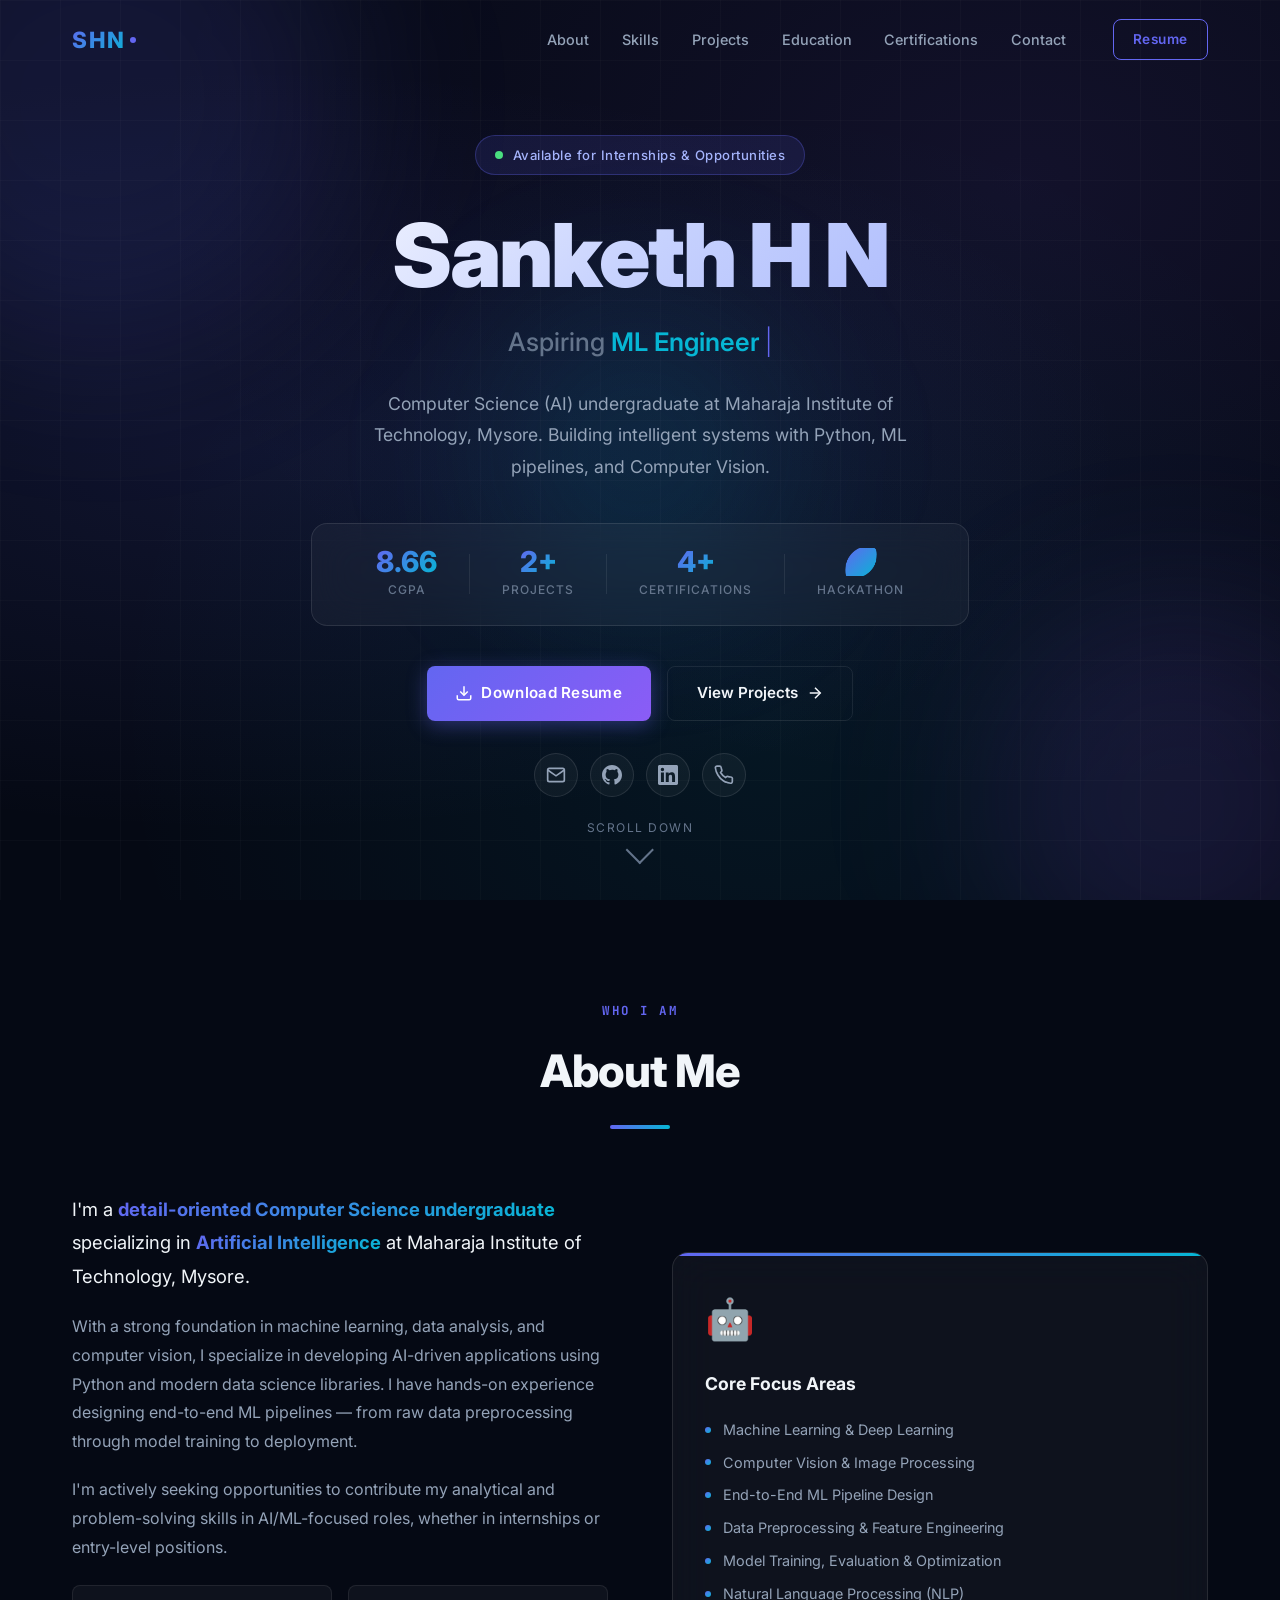
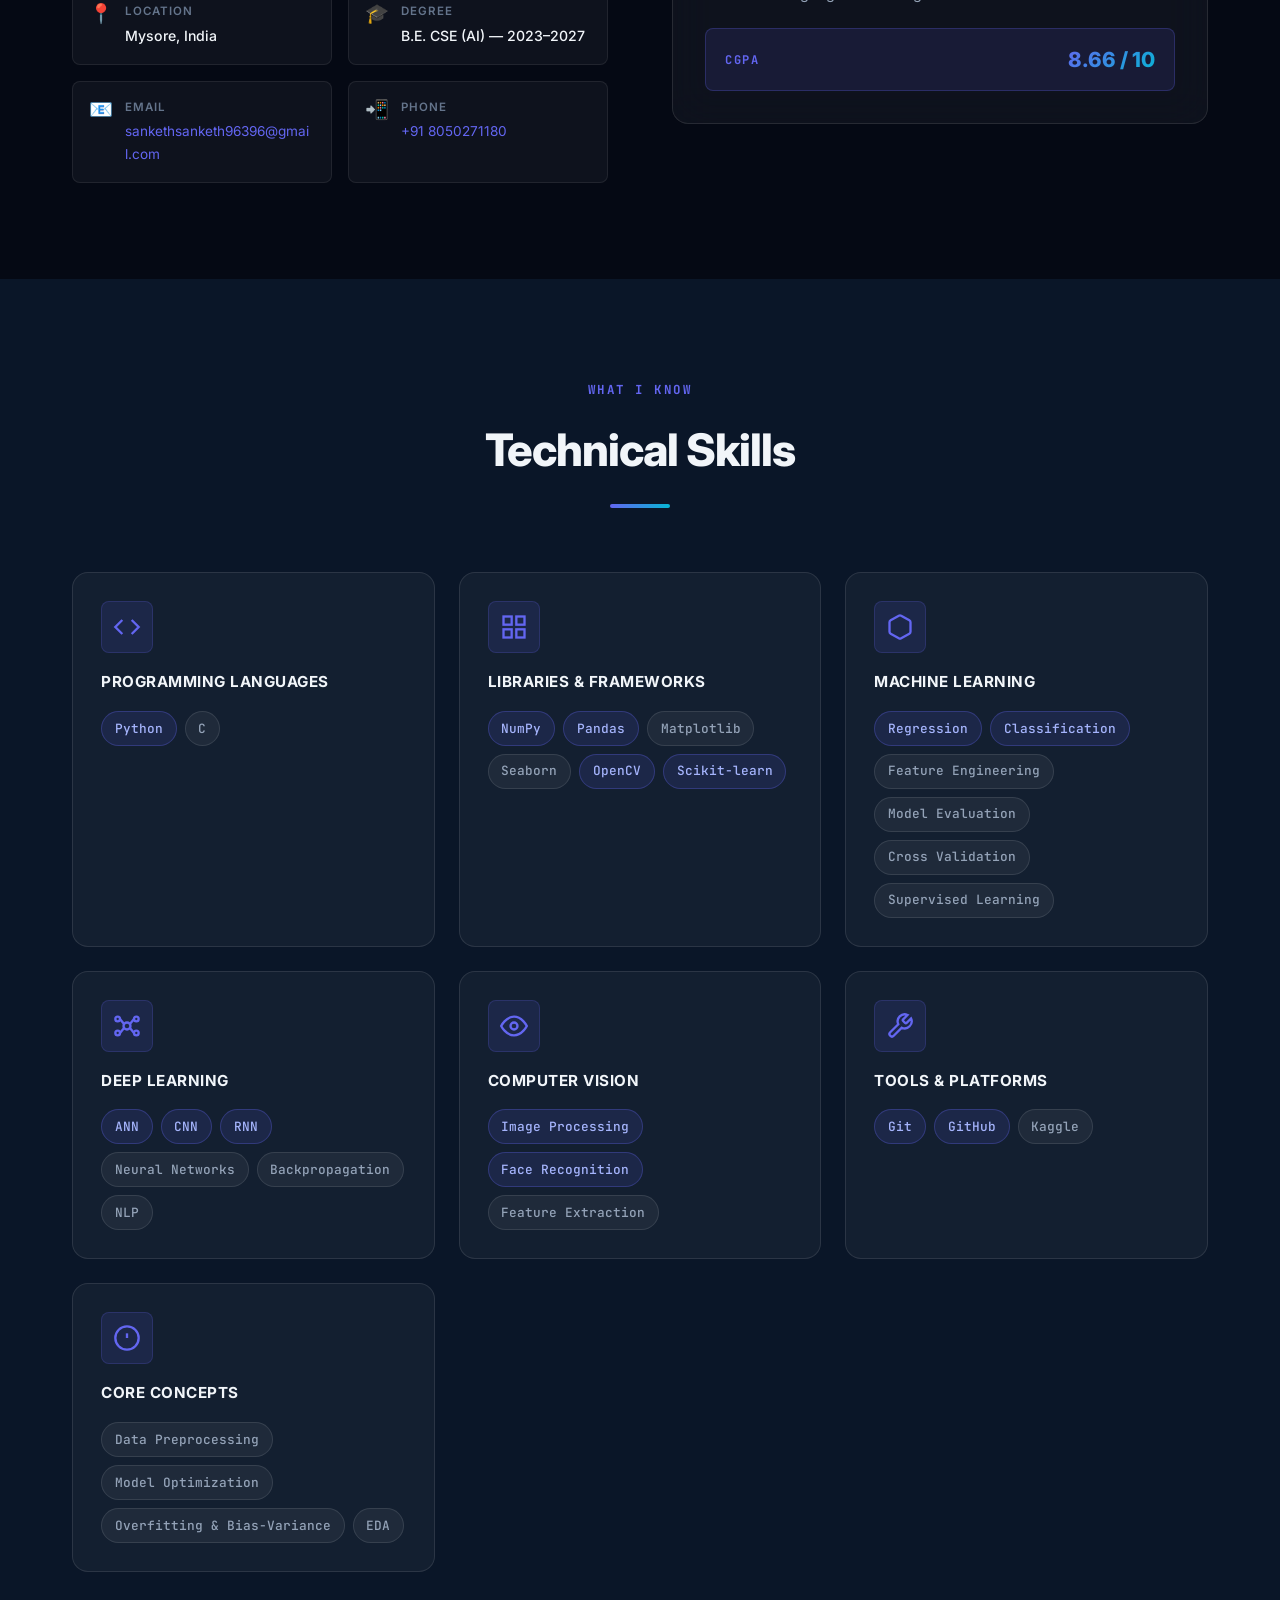
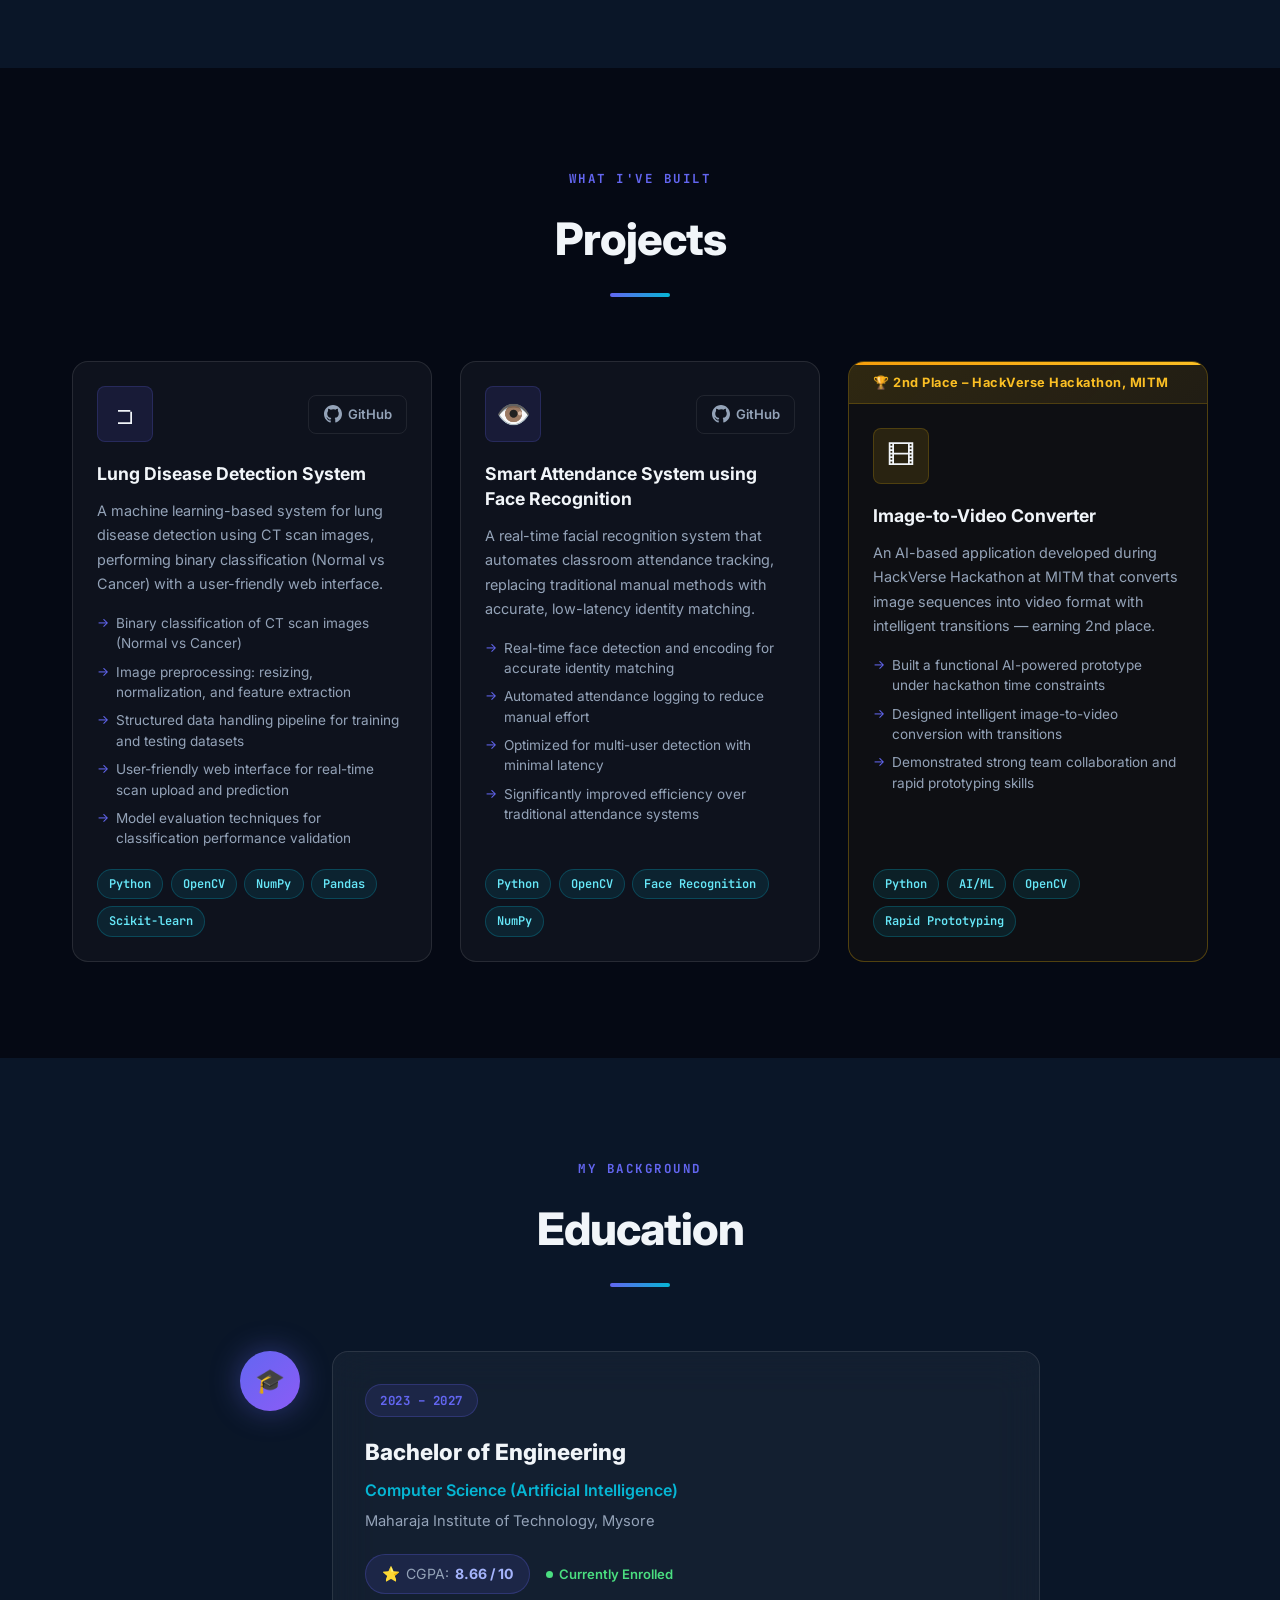
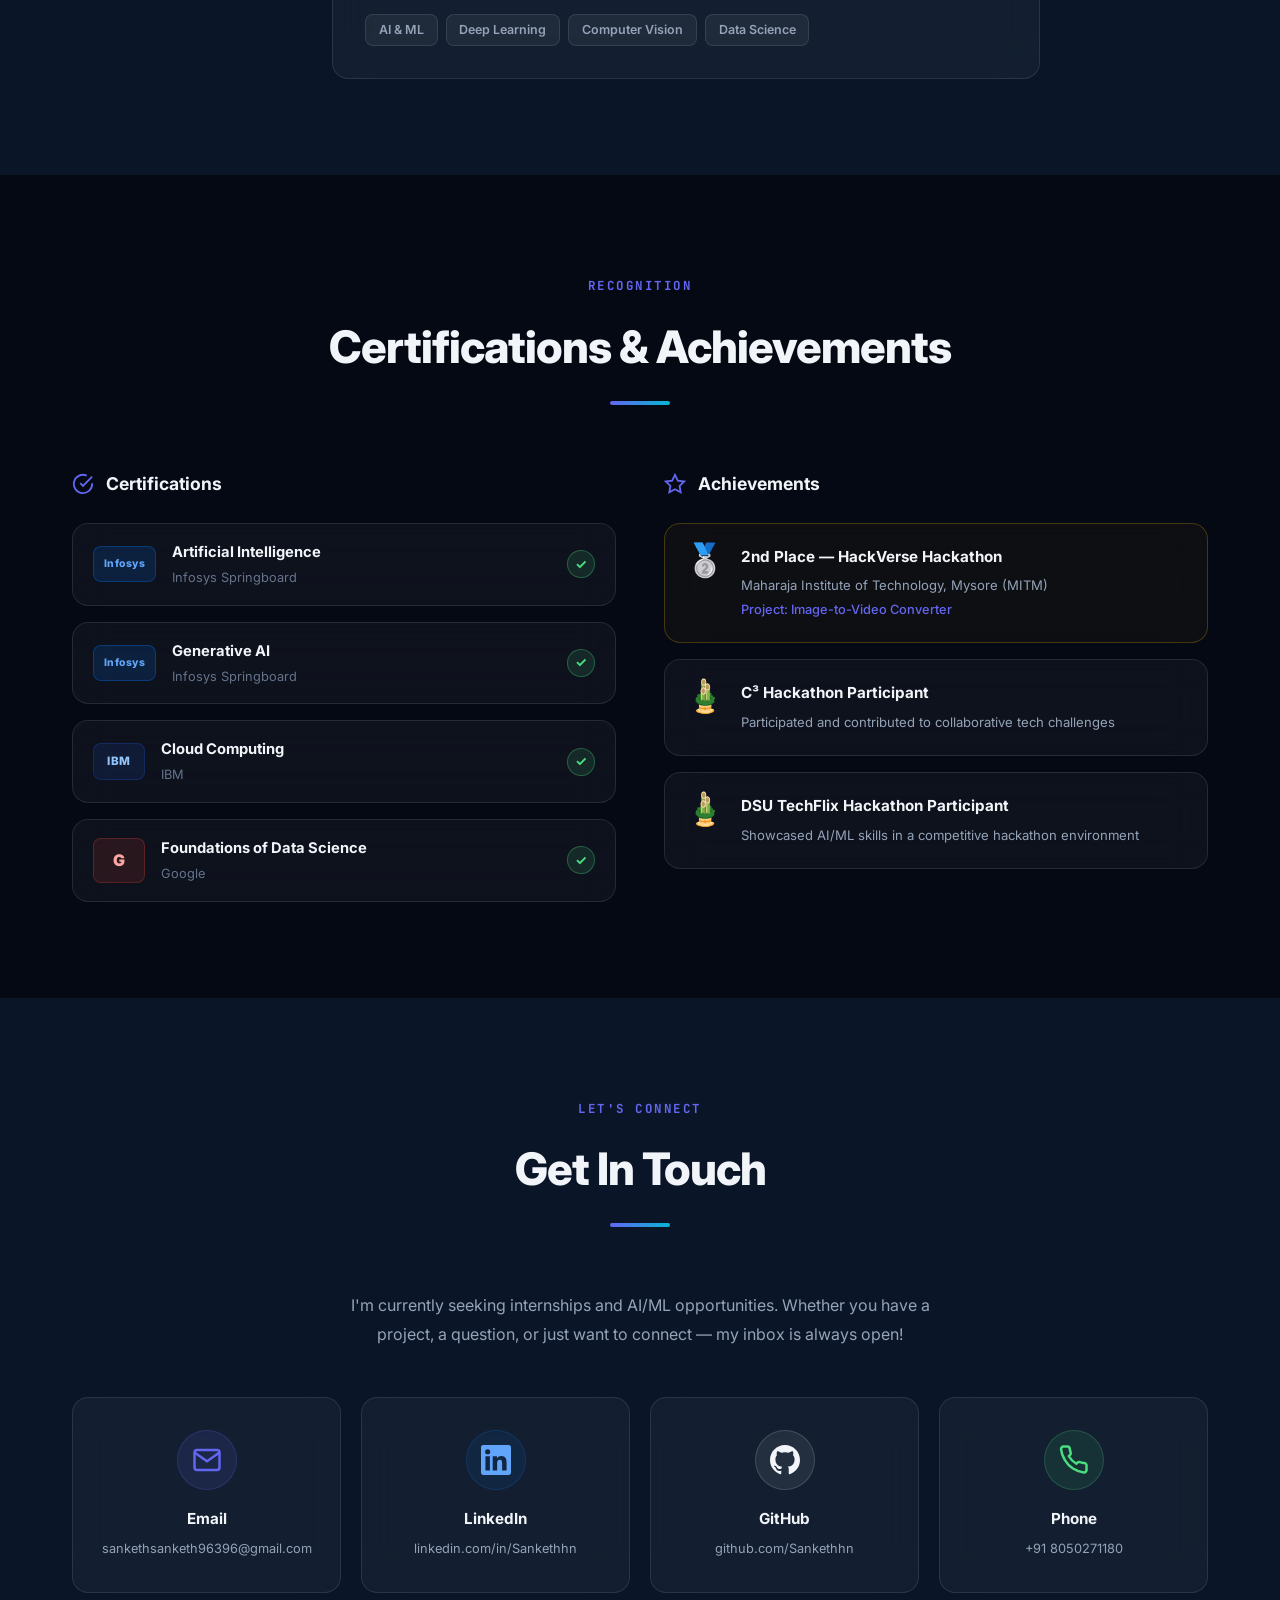
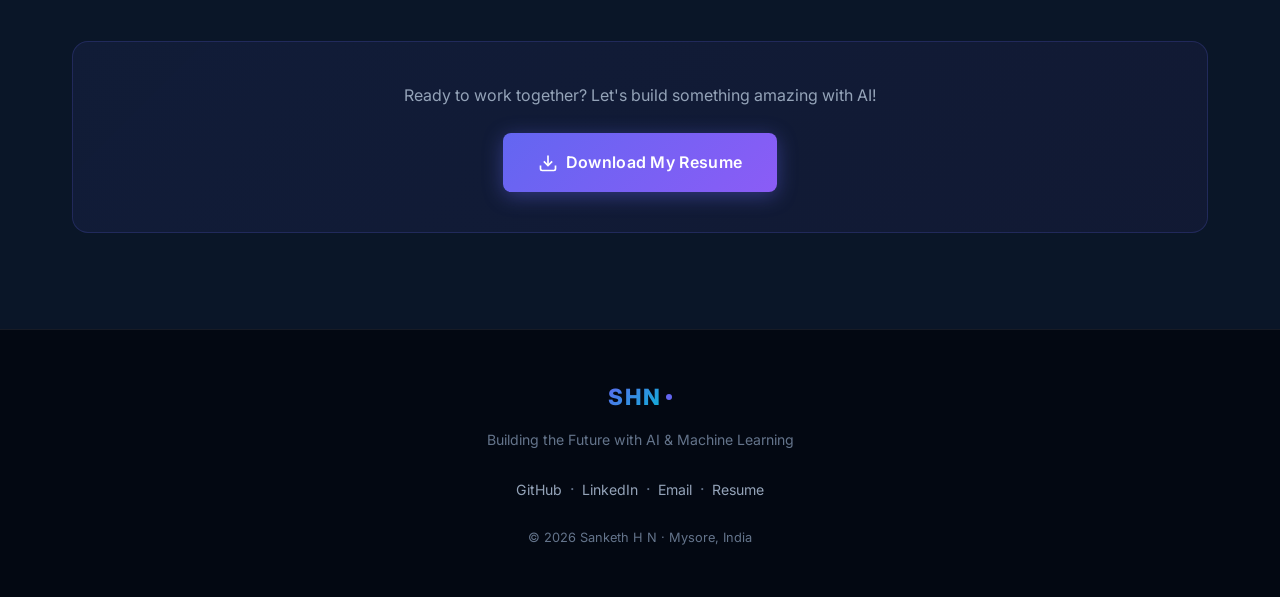
<file: index.html>
<!DOCTYPE html>
<html lang="en">
<head>
    <meta charset="UTF-8">
    <meta name="viewport" content="width=device-width, initial-scale=1.0">
    <title>Sanketh H N | AI &amp; Machine Learning Engineer</title>
    <meta name="description" content="Portfolio of Sanketh H N — Computer Science (AI) undergraduate specializing in Machine Learning, Deep Learning, and Computer Vision. Based in Mysore, India.">
    <meta name="keywords" content="Sanketh H N, Machine Learning, AI, Deep Learning, Python, Computer Vision, Portfolio">
    <meta name="author" content="Sanketh H N">
    <link rel="preconnect" href="https://fonts.googleapis.com">
    <link rel="preconnect" href="https://fonts.gstatic.com" crossorigin>
    <link href="https://fonts.googleapis.com/css2?family=Inter:wght@300;400;500;600;700;800;900&family=JetBrains+Mono:wght@400;500&display=swap" rel="stylesheet">
    <link rel="stylesheet" href="style.css">
</head>
<body>

    <!-- NAVIGATION -->
    <nav class="navbar" id="navbar">
        <div class="nav-container">
            <div class="nav-logo">
                <span class="logo-text">SHN</span>
                <span class="logo-dot"></span>
            </div>
            <ul class="nav-links" id="navLinks">
                <li><a href="#about" class="nav-link" id="nav-about">About</a></li>
                <li><a href="#skills" class="nav-link" id="nav-skills">Skills</a></li>
                <li><a href="#projects" class="nav-link" id="nav-projects">Projects</a></li>
                <li><a href="#education" class="nav-link" id="nav-education">Education</a></li>
                <li><a href="#certifications" class="nav-link" id="nav-certifications">Certifications</a></li>
                <li><a href="#contact" class="nav-link" id="nav-contact">Contact</a></li>
            </ul>
            <a href="assets/Sanketh-H-N-Resume.pdf" target="_blank" class="nav-resume-btn" id="nav-resume">Resume</a>
            <button class="hamburger" id="hamburger" aria-label="Toggle navigation">
                <span></span><span></span><span></span>
            </button>
        </div>
    </nav>

    <!-- HERO SECTION -->
    <section class="hero" id="hero">
        <div class="hero-bg">
            <div class="hero-orb orb-1"></div>
            <div class="hero-orb orb-2"></div>
            <div class="hero-orb orb-3"></div>
            <div class="grid-overlay"></div>
        </div>
        <div class="hero-content">
            <div class="hero-badge">
                <span class="badge-dot"></span>
                Available for Internships &amp; Opportunities
            </div>
            <h1 class="hero-name">Sanketh H N</h1>
            <div class="hero-title-wrapper">
                <span class="hero-prefix">Aspiring </span>
                <span class="hero-title" id="typingText"></span>
                <span class="cursor">|</span>
            </div>
            <p class="hero-description">
                Computer Science (AI) undergraduate at Maharaja Institute of Technology, Mysore.
                Building intelligent systems with Python, ML pipelines, and Computer Vision.
            </p>
            <div class="hero-stats">
                <div class="stat-item">
                    <span class="stat-number">8.66</span>
                    <span class="stat-label">CGPA</span>
                </div>
                <div class="stat-divider"></div>
                <div class="stat-item">
                    <span class="stat-number">2+</span>
                    <span class="stat-label">Projects</span>
                </div>
                <div class="stat-divider"></div>
                <div class="stat-item">
                    <span class="stat-number">4+</span>
                    <span class="stat-label">Certifications</span>
                </div>
                <div class="stat-divider"></div>
                <div class="stat-item">
                    <span class="stat-number">&#127944;</span>
                    <span class="stat-label">Hackathon</span>
                </div>
            </div>
            <div class="hero-cta">
                <a href="assets/Sanketh-H-N-Resume.pdf" target="_blank" class="btn-primary" id="hero-resume-btn">
                    <svg width="18" height="18" viewBox="0 0 24 24" fill="none" stroke="currentColor" stroke-width="2"><path d="M21 15v4a2 2 0 0 1-2 2H5a2 2 0 0 1-2-2v-4"/><polyline points="7 10 12 15 17 10"/><line x1="12" y1="15" x2="12" y2="3"/></svg>
                    Download Resume
                </a>
                <a href="#projects" class="btn-secondary" id="hero-projects-btn">
                    View Projects
                    <svg width="18" height="18" viewBox="0 0 24 24" fill="none" stroke="currentColor" stroke-width="2"><line x1="5" y1="12" x2="19" y2="12"/><polyline points="12 5 19 12 12 19"/></svg>
                </a>
            </div>
            <div class="hero-links">
                <a href="mailto:sankethsanketh96396@gmail.com" class="social-link" id="hero-email" title="Email">
                    <svg width="20" height="20" viewBox="0 0 24 24" fill="none" stroke="currentColor" stroke-width="2"><path d="M4 4h16c1.1 0 2 .9 2 2v12c0 1.1-.9 2-2 2H4c-1.1 0-2-.9-2-2V6c0-1.1.9-2 2-2z"/><polyline points="22,6 12,13 2,6"/></svg>
                </a>
                <a href="https://github.com/Sankethhn" target="_blank" class="social-link" id="hero-github" title="GitHub">
                    <svg width="20" height="20" viewBox="0 0 24 24" fill="currentColor"><path d="M12 0C5.374 0 0 5.373 0 12c0 5.302 3.438 9.8 8.207 11.387.599.111.793-.261.793-.577v-2.234c-3.338.726-4.033-1.416-4.033-1.416-.546-1.387-1.333-1.756-1.333-1.756-1.089-.745.083-.729.083-.729 1.205.084 1.839 1.237 1.839 1.237 1.07 1.834 2.807 1.304 3.492.997.107-.775.418-1.305.762-1.604-2.665-.305-5.467-1.334-5.467-5.931 0-1.311.469-2.381 1.236-3.221-.124-.303-.535-1.524.117-3.176 0 0 1.008-.322 3.301 1.23A11.509 11.509 0 0 1 12 5.803c1.02.005 2.047.138 3.006.404 2.291-1.552 3.297-1.23 3.297-1.23.653 1.653.242 2.874.118 3.176.77.84 1.235 1.911 1.235 3.221 0 4.609-2.807 5.624-5.479 5.921.43.372.823 1.102.823 2.222v3.293c0 .319.192.694.801.576C20.566 21.797 24 17.3 24 12c0-6.627-5.373-12-12-12z"/></svg>
                </a>
                <a href="https://linkedin.com/in/Sankethhn" target="_blank" class="social-link" id="hero-linkedin" title="LinkedIn">
                    <svg width="20" height="20" viewBox="0 0 24 24" fill="currentColor"><path d="M20.447 20.452h-3.554v-5.569c0-1.328-.027-3.037-1.852-3.037-1.853 0-2.136 1.445-2.136 2.939v5.667H9.351V9h3.414v1.561h.046c.477-.9 1.637-1.85 3.37-1.85 3.601 0 4.267 2.37 4.267 5.455v6.286zM5.337 7.433a2.062 2.062 0 0 1-2.063-2.065 2.064 2.064 0 1 1 2.063 2.065zm1.782 13.019H3.555V9h3.564v11.452zM22.225 0H1.771C.792 0 0 .774 0 1.729v20.542C0 23.227.792 24 1.771 24h20.451C23.2 24 24 23.227 24 22.271V1.729C24 .774 23.2 0 22.222 0h.003z"/></svg>
                </a>
                <a href="tel:+918050271180" class="social-link" id="hero-phone" title="Phone">
                    <svg width="20" height="20" viewBox="0 0 24 24" fill="none" stroke="currentColor" stroke-width="2"><path d="M22 16.92v3a2 2 0 0 1-2.18 2 19.79 19.79 0 0 1-8.63-3.07A19.5 19.5 0 0 1 4.69 12a19.79 19.79 0 0 1-3.07-8.67A2 2 0 0 1 3.6 1.28h3a2 2 0 0 1 2 1.72 12.84 12.84 0 0 0 .7 2.81 2 2 0 0 1-.45 2.11L7.91 9a16 16 0 0 0 6 6l.82-.82a2 2 0 0 1 2.11-.45 12.84 12.84 0 0 0 2.81.7A2 2 0 0 1 22 16.92z"/></svg>
                </a>
            </div>
        </div>
        <div class="scroll-indicator">
            <span>Scroll Down</span>
            <div class="scroll-arrow"></div>
        </div>
    </section>

    <!-- ABOUT SECTION -->
    <section class="section" id="about">
        <div class="container">
            <div class="section-header">
                <span class="section-tag">Who I Am</span>
                <h2 class="section-title">About Me</h2>
                <div class="title-underline"></div>
            </div>
            <div class="about-grid">
                <div class="about-text fade-in">
                    <p class="about-lead">
                        I'm a <strong>detail-oriented Computer Science undergraduate</strong> specializing in
                        <strong>Artificial Intelligence</strong> at Maharaja Institute of Technology, Mysore.
                    </p>
                    <p>
                        With a strong foundation in machine learning, data analysis, and computer vision,
                        I specialize in developing AI-driven applications using Python and modern data science
                        libraries. I have hands-on experience designing end-to-end ML pipelines — from raw
                        data preprocessing through model training to deployment.
                    </p>
                    <p>
                        I'm actively seeking opportunities to contribute my analytical and problem-solving skills
                        in AI/ML-focused roles, whether in internships or entry-level positions.
                    </p>
                    <div class="about-info-grid">
                        <div class="info-item">
                            <span class="info-icon">&#128205;</span>
                            <div>
                                <span class="info-label">Location</span>
                                <span class="info-value">Mysore, India</span>
                            </div>
                        </div>
                        <div class="info-item">
                            <span class="info-icon">&#127891;</span>
                            <div>
                                <span class="info-label">Degree</span>
                                <span class="info-value">B.E. CSE (AI) — 2023–2027</span>
                            </div>
                        </div>
                        <div class="info-item">
                            <span class="info-icon">&#128231;</span>
                            <div>
                                <span class="info-label">Email</span>
                                <a href="mailto:sankethsanketh96396@gmail.com" class="info-link">sankethsanketh96396@gmail.com</a>
                            </div>
                        </div>
                        <div class="info-item">
                            <span class="info-icon">&#128242;</span>
                            <div>
                                <span class="info-label">Phone</span>
                                <a href="tel:+918050271180" class="info-link">+91 8050271180</a>
                            </div>
                        </div>
                    </div>
                </div>
                <div class="about-card-wrap fade-in">
                    <div class="about-card glass-card">
                        <div class="card-header-accent"></div>
                        <div class="card-icon-wrap">
                            <span class="card-icon">&#129302;</span>
                        </div>
                        <h3>Core Focus Areas</h3>
                        <ul class="focus-list">
                            <li><span class="focus-dot"></span>Machine Learning &amp; Deep Learning</li>
                            <li><span class="focus-dot"></span>Computer Vision &amp; Image Processing</li>
                            <li><span class="focus-dot"></span>End-to-End ML Pipeline Design</li>
                            <li><span class="focus-dot"></span>Data Preprocessing &amp; Feature Engineering</li>
                            <li><span class="focus-dot"></span>Model Training, Evaluation &amp; Optimization</li>
                            <li><span class="focus-dot"></span>Natural Language Processing (NLP)</li>
                        </ul>
                        <div class="cgpa-badge">
                            <span class="cgpa-label">CGPA</span>
                            <span class="cgpa-value">8.66 / 10</span>
                        </div>
                    </div>
                </div>
            </div>
        </div>
    </section>

    <!-- SKILLS SECTION -->
    <section class="section section-dark" id="skills">
        <div class="container">
            <div class="section-header">
                <span class="section-tag">What I Know</span>
                <h2 class="section-title">Technical Skills</h2>
                <div class="title-underline"></div>
            </div>
            <div class="skills-grid">

                <div class="skill-category fade-in" id="skill-prog">
                    <div class="skill-cat-icon">
                        <svg width="28" height="28" viewBox="0 0 24 24" fill="none" stroke="currentColor" stroke-width="2"><polyline points="16 18 22 12 16 6"/><polyline points="8 6 2 12 8 18"/></svg>
                    </div>
                    <h3>Programming Languages</h3>
                    <div class="skill-tags">
                        <span class="skill-tag primary">Python</span>
                        <span class="skill-tag">C</span>
                    </div>
                </div>

                <div class="skill-category fade-in" id="skill-libs">
                    <div class="skill-cat-icon">
                        <svg width="28" height="28" viewBox="0 0 24 24" fill="none" stroke="currentColor" stroke-width="2"><rect x="3" y="3" width="7" height="7"/><rect x="14" y="3" width="7" height="7"/><rect x="14" y="14" width="7" height="7"/><rect x="3" y="14" width="7" height="7"/></svg>
                    </div>
                    <h3>Libraries &amp; Frameworks</h3>
                    <div class="skill-tags">
                        <span class="skill-tag primary">NumPy</span>
                        <span class="skill-tag primary">Pandas</span>
                        <span class="skill-tag">Matplotlib</span>
                        <span class="skill-tag">Seaborn</span>
                        <span class="skill-tag primary">OpenCV</span>
                        <span class="skill-tag primary">Scikit-learn</span>
                    </div>
                </div>

                <div class="skill-category fade-in" id="skill-ml">
                    <div class="skill-cat-icon">
                        <svg width="28" height="28" viewBox="0 0 24 24" fill="none" stroke="currentColor" stroke-width="2"><path d="M21 16V8a2 2 0 0 0-1-1.73l-7-4a2 2 0 0 0-2 0l-7 4A2 2 0 0 0 3 8v8a2 2 0 0 0 1 1.73l7 4a2 2 0 0 0 2 0l7-4A2 2 0 0 0 21 16z"/></svg>
                    </div>
                    <h3>Machine Learning</h3>
                    <div class="skill-tags">
                        <span class="skill-tag primary">Regression</span>
                        <span class="skill-tag primary">Classification</span>
                        <span class="skill-tag">Feature Engineering</span>
                        <span class="skill-tag">Model Evaluation</span>
                        <span class="skill-tag">Cross Validation</span>
                        <span class="skill-tag">Supervised Learning</span>
                    </div>
                </div>

                <div class="skill-category fade-in" id="skill-dl">
                    <div class="skill-cat-icon">
                        <svg width="28" height="28" viewBox="0 0 24 24" fill="none" stroke="currentColor" stroke-width="2"><circle cx="12" cy="12" r="3"/><circle cx="4" cy="6" r="2"/><circle cx="20" cy="6" r="2"/><circle cx="4" cy="18" r="2"/><circle cx="20" cy="18" r="2"/><line x1="6" y1="6" x2="10" y2="11"/><line x1="18" y1="6" x2="14" y2="11"/><line x1="6" y1="18" x2="10" y2="13"/><line x1="18" y1="18" x2="14" y2="13"/></svg>
                    </div>
                    <h3>Deep Learning</h3>
                    <div class="skill-tags">
                        <span class="skill-tag primary">ANN</span>
                        <span class="skill-tag primary">CNN</span>
                        <span class="skill-tag primary">RNN</span>
                        <span class="skill-tag">Neural Networks</span>
                        <span class="skill-tag">Backpropagation</span>
                        <span class="skill-tag">NLP</span>
                    </div>
                </div>

                <div class="skill-category fade-in" id="skill-cv">
                    <div class="skill-cat-icon">
                        <svg width="28" height="28" viewBox="0 0 24 24" fill="none" stroke="currentColor" stroke-width="2"><path d="M1 12s4-8 11-8 11 8 11 8-4 8-11 8-11-8-11-8z"/><circle cx="12" cy="12" r="3"/></svg>
                    </div>
                    <h3>Computer Vision</h3>
                    <div class="skill-tags">
                        <span class="skill-tag primary">Image Processing</span>
                        <span class="skill-tag primary">Face Recognition</span>
                        <span class="skill-tag">Feature Extraction</span>
                    </div>
                </div>

                <div class="skill-category fade-in" id="skill-tools">
                    <div class="skill-cat-icon">
                        <svg width="28" height="28" viewBox="0 0 24 24" fill="none" stroke="currentColor" stroke-width="2"><path d="M14.7 6.3a1 1 0 0 0 0 1.4l1.6 1.6a1 1 0 0 0 1.4 0l3.77-3.77a6 6 0 0 1-7.94 7.94l-6.91 6.91a2.12 2.12 0 0 1-3-3l6.91-6.91a6 6 0 0 1 7.94-7.94l-3.76 3.76z"/></svg>
                    </div>
                    <h3>Tools &amp; Platforms</h3>
                    <div class="skill-tags">
                        <span class="skill-tag primary">Git</span>
                        <span class="skill-tag primary">GitHub</span>
                        <span class="skill-tag">Kaggle</span>
                    </div>
                </div>

                <div class="skill-category fade-in" id="skill-core">
                    <div class="skill-cat-icon">
                        <svg width="28" height="28" viewBox="0 0 24 24" fill="none" stroke="currentColor" stroke-width="2"><circle cx="12" cy="12" r="10"/><line x1="12" y1="8" x2="12" y2="12"/><line x1="12" y1="16" x2="12.01" y2="16"/></svg>
                    </div>
                    <h3>Core Concepts</h3>
                    <div class="skill-tags">
                        <span class="skill-tag">Data Preprocessing</span>
                        <span class="skill-tag">Model Optimization</span>
                        <span class="skill-tag">Overfitting &amp; Bias-Variance</span>
                        <span class="skill-tag">EDA</span>
                    </div>
                </div>

            </div>
        </div>
    </section>

    <!-- PROJECTS SECTION -->
    <section class="section" id="projects">
        <div class="container">
            <div class="section-header">
                <span class="section-tag">What I've Built</span>
                <h2 class="section-title">Projects</h2>
                <div class="title-underline"></div>
            </div>
            <div class="projects-grid">

                <!-- Project 1 -->
                <div class="project-card fade-in" id="project-lung">
                    <div class="project-card-top">
                        <div class="project-icon-wrap">
                            <span class="project-icon">&#129978;</span>
                        </div>
                        <div class="project-links">
                            <a href="https://github.com/Sankethhn/Lung_detection" target="_blank" class="project-link-btn" id="proj-lung-github" title="View on GitHub">
                                <svg width="18" height="18" viewBox="0 0 24 24" fill="currentColor"><path d="M12 0C5.374 0 0 5.373 0 12c0 5.302 3.438 9.8 8.207 11.387.599.111.793-.261.793-.577v-2.234c-3.338.726-4.033-1.416-4.033-1.416-.546-1.387-1.333-1.756-1.333-1.756-1.089-.745.083-.729.083-.729 1.205.084 1.839 1.237 1.839 1.237 1.07 1.834 2.807 1.304 3.492.997.107-.775.418-1.305.762-1.604-2.665-.305-5.467-1.334-5.467-5.931 0-1.311.469-2.381 1.236-3.221-.124-.303-.535-1.524.117-3.176 0 0 1.008-.322 3.301 1.23A11.509 11.509 0 0 1 12 5.803c1.02.005 2.047.138 3.006.404 2.291-1.552 3.297-1.23 3.297-1.23.653 1.653.242 2.874.118 3.176.77.84 1.235 1.911 1.235 3.221 0 4.609-2.807 5.624-5.479 5.921.43.372.823 1.102.823 2.222v3.293c0 .319.192.694.801.576C20.566 21.797 24 17.3 24 12c0-6.627-5.373-12-12-12z"/></svg>
                                GitHub
                            </a>
                        </div>
                    </div>
                    <div class="project-body">
                        <h3 class="project-title">Lung Disease Detection System</h3>
                        <p class="project-description">
                            A machine learning-based system for lung disease detection using CT scan images,
                            performing binary classification (Normal vs Cancer) with a user-friendly web interface.
                        </p>
                        <ul class="project-points">
                            <li>Binary classification of CT scan images (Normal vs Cancer)</li>
                            <li>Image preprocessing: resizing, normalization, and feature extraction</li>
                            <li>Structured data handling pipeline for training and testing datasets</li>
                            <li>User-friendly web interface for real-time scan upload and prediction</li>
                            <li>Model evaluation techniques for classification performance validation</li>
                        </ul>
                        <div class="project-tech">
                            <span class="tech-tag">Python</span>
                            <span class="tech-tag">OpenCV</span>
                            <span class="tech-tag">NumPy</span>
                            <span class="tech-tag">Pandas</span>
                            <span class="tech-tag">Scikit-learn</span>
                        </div>
                    </div>
                </div>

                <!-- Project 2 -->
                <div class="project-card fade-in" id="project-attendance">
                    <div class="project-card-top">
                        <div class="project-icon-wrap">
                            <span class="project-icon">&#128065;&#65039;</span>
                        </div>
                        <div class="project-links">
                            <a href="https://github.com/thejas-06/Smart-Attendance-System-Using-Face-Recognition" target="_blank" class="project-link-btn" id="proj-attend-github" title="View on GitHub">
                                <svg width="18" height="18" viewBox="0 0 24 24" fill="currentColor"><path d="M12 0C5.374 0 0 5.373 0 12c0 5.302 3.438 9.8 8.207 11.387.599.111.793-.261.793-.577v-2.234c-3.338.726-4.033-1.416-4.033-1.416-.546-1.387-1.333-1.756-1.333-1.756-1.089-.745.083-.729.083-.729 1.205.084 1.839 1.237 1.839 1.237 1.07 1.834 2.807 1.304 3.492.997.107-.775.418-1.305.762-1.604-2.665-.305-5.467-1.334-5.467-5.931 0-1.311.469-2.381 1.236-3.221-.124-.303-.535-1.524.117-3.176 0 0 1.008-.322 3.301 1.23A11.509 11.509 0 0 1 12 5.803c1.02.005 2.047.138 3.006.404 2.291-1.552 3.297-1.23 3.297-1.23.653 1.653.242 2.874.118 3.176.77.84 1.235 1.911 1.235 3.221 0 4.609-2.807 5.624-5.479 5.921.43.372.823 1.102.823 2.222v3.293c0 .319.192.694.801.576C20.566 21.797 24 17.3 24 12c0-6.627-5.373-12-12-12z"/></svg>
                                GitHub
                            </a>
                        </div>
                    </div>
                    <div class="project-body">
                        <h3 class="project-title">Smart Attendance System using Face Recognition</h3>
                        <p class="project-description">
                            A real-time facial recognition system that automates classroom attendance tracking,
                            replacing traditional manual methods with accurate, low-latency identity matching.
                        </p>
                        <ul class="project-points">
                            <li>Real-time face detection and encoding for accurate identity matching</li>
                            <li>Automated attendance logging to reduce manual effort</li>
                            <li>Optimized for multi-user detection with minimal latency</li>
                            <li>Significantly improved efficiency over traditional attendance systems</li>
                        </ul>
                        <div class="project-tech">
                            <span class="tech-tag">Python</span>
                            <span class="tech-tag">OpenCV</span>
                            <span class="tech-tag">Face Recognition</span>
                            <span class="tech-tag">NumPy</span>
                        </div>
                    </div>
                </div>

                <!-- Hackathon Project -->
                <div class="project-card project-card-highlight fade-in" id="project-hackathon">
                    <div class="hackathon-badge">
                        <span>&#127942; 2nd Place – HackVerse Hackathon, MITM</span>
                    </div>
                    <div class="project-card-top">
                        <div class="project-icon-wrap highlight-icon">
                            <span class="project-icon">&#127902;</span>
                        </div>
                    </div>
                    <div class="project-body">
                        <h3 class="project-title">Image-to-Video Converter</h3>
                        <p class="project-description">
                            An AI-based application developed during HackVerse Hackathon at MITM that converts
                            image sequences into video format with intelligent transitions — earning 2nd place.
                        </p>
                        <ul class="project-points">
                            <li>Built a functional AI-powered prototype under hackathon time constraints</li>
                            <li>Designed intelligent image-to-video conversion with transitions</li>
                            <li>Demonstrated strong team collaboration and rapid prototyping skills</li>
                        </ul>
                        <div class="project-tech">
                            <span class="tech-tag">Python</span>
                            <span class="tech-tag">AI/ML</span>
                            <span class="tech-tag">OpenCV</span>
                            <span class="tech-tag">Rapid Prototyping</span>
                        </div>
                    </div>
                </div>

            </div>
        </div>
    </section>

    <!-- EDUCATION SECTION -->
    <section class="section section-dark" id="education">
        <div class="container">
            <div class="section-header">
                <span class="section-tag">My Background</span>
                <h2 class="section-title">Education</h2>
                <div class="title-underline"></div>
            </div>
            <div class="education-timeline">
                <div class="timeline-item fade-in" id="edu-be">
                    <div class="timeline-marker">
                        <span class="timeline-icon">&#127891;</span>
                    </div>
                    <div class="timeline-content glass-card">
                        <div class="timeline-year-badge">2023 – 2027</div>
                        <h3 class="edu-degree">Bachelor of Engineering</h3>
                        <p class="edu-major">Computer Science (Artificial Intelligence)</p>
                        <p class="edu-institution">Maharaja Institute of Technology, Mysore</p>
                        <div class="edu-meta">
                            <div class="cgpa-pill">
                                <span class="cgpa-icon">&#11088;</span>
                                CGPA: <strong>8.66 / 10</strong>
                            </div>
                            <div class="edu-status active">
                                <span class="status-dot"></span> Currently Enrolled
                            </div>
                        </div>
                        <div class="edu-highlights">
                            <span class="edu-highlight-tag">AI &amp; ML</span>
                            <span class="edu-highlight-tag">Deep Learning</span>
                            <span class="edu-highlight-tag">Computer Vision</span>
                            <span class="edu-highlight-tag">Data Science</span>
                        </div>
                    </div>
                </div>
            </div>
        </div>
    </section>

    <!-- CERTIFICATIONS & ACHIEVEMENTS SECTION -->
    <section class="section" id="certifications">
        <div class="container">
            <div class="section-header">
                <span class="section-tag">Recognition</span>
                <h2 class="section-title">Certifications &amp; Achievements</h2>
                <div class="title-underline"></div>
            </div>

            <div class="cert-achievements-grid">
                <!-- Certifications Column -->
                <div class="cert-column fade-in">
                    <h3 class="sub-section-title">
                        <svg width="22" height="22" viewBox="0 0 24 24" fill="none" stroke="currentColor" stroke-width="2"><path d="M22 11.08V12a10 10 0 1 1-5.93-9.14"/><polyline points="22 4 12 14.01 9 11.01"/></svg>
                        Certifications
                    </h3>
                    <div class="cert-list">

                        <div class="cert-card glass-card" id="cert-ai-infosys">
                            <div class="cert-logo cert-logo-infosys">Infosys</div>
                            <div class="cert-details">
                                <h4>Artificial Intelligence</h4>
                                <p>Infosys Springboard</p>
                            </div>
                            <div class="cert-badge">&#10003;</div>
                        </div>

                        <div class="cert-card glass-card" id="cert-genai-infosys">
                            <div class="cert-logo cert-logo-infosys">Infosys</div>
                            <div class="cert-details">
                                <h4>Generative AI</h4>
                                <p>Infosys Springboard</p>
                            </div>
                            <div class="cert-badge">&#10003;</div>
                        </div>

                        <div class="cert-card glass-card" id="cert-cloud-ibm">
                            <div class="cert-logo cert-logo-ibm">IBM</div>
                            <div class="cert-details">
                                <h4>Cloud Computing</h4>
                                <p>IBM</p>
                            </div>
                            <div class="cert-badge">&#10003;</div>
                        </div>

                        <div class="cert-card glass-card" id="cert-ds-google">
                            <div class="cert-logo cert-logo-google">G</div>
                            <div class="cert-details">
                                <h4>Foundations of Data Science</h4>
                                <p>Google</p>
                            </div>
                            <div class="cert-badge">&#10003;</div>
                        </div>

                    </div>
                </div>

                <!-- Achievements Column -->
                <div class="achieve-column fade-in">
                    <h3 class="sub-section-title">
                        <svg width="22" height="22" viewBox="0 0 24 24" fill="none" stroke="currentColor" stroke-width="2"><polygon points="12 2 15.09 8.26 22 9.27 17 14.14 18.18 21.02 12 17.77 5.82 21.02 7 14.14 2 9.27 8.91 8.26 12 2"/></svg>
                        Achievements
                    </h3>
                    <div class="achieve-list">

                        <div class="achieve-card glass-card gold" id="achieve-hackverse">
                            <div class="achieve-rank">&#129352;</div>
                            <div class="achieve-details">
                                <h4>2nd Place — HackVerse Hackathon</h4>
                                <p>Maharaja Institute of Technology, Mysore (MITM)</p>
                                <p class="achieve-project">Project: Image-to-Video Converter</p>
                            </div>
                        </div>

                        <div class="achieve-card glass-card" id="achieve-c3">
                            <div class="achieve-rank">&#127885;</div>
                            <div class="achieve-details">
                                <h4>C&#179; Hackathon Participant</h4>
                                <p>Participated and contributed to collaborative tech challenges</p>
                            </div>
                        </div>

                        <div class="achieve-card glass-card" id="achieve-dsu">
                            <div class="achieve-rank">&#127885;</div>
                            <div class="achieve-details">
                                <h4>DSU TechFlix Hackathon Participant</h4>
                                <p>Showcased AI/ML skills in a competitive hackathon environment</p>
                            </div>
                        </div>

                    </div>
                </div>
            </div>
        </div>
    </section>

    <!-- CONTACT SECTION -->
    <section class="section section-dark" id="contact">
        <div class="container">
            <div class="section-header">
                <span class="section-tag">Let's Connect</span>
                <h2 class="section-title">Get In Touch</h2>
                <div class="title-underline"></div>
            </div>
            <p class="contact-intro">
                I'm currently seeking internships and AI/ML opportunities. Whether you have a project,
                a question, or just want to connect — my inbox is always open!
            </p>
            <div class="contact-cards">

                <a href="mailto:sankethsanketh96396@gmail.com" class="contact-card glass-card" id="contact-email">
                    <div class="contact-card-icon">
                        <svg width="30" height="30" viewBox="0 0 24 24" fill="none" stroke="currentColor" stroke-width="2"><path d="M4 4h16c1.1 0 2 .9 2 2v12c0 1.1-.9 2-2 2H4c-1.1 0-2-.9-2-2V6c0-1.1.9-2 2-2z"/><polyline points="22,6 12,13 2,6"/></svg>
                    </div>
                    <h3>Email</h3>
                    <p>sankethsanketh96396@gmail.com</p>
                </a>

                <a href="https://linkedin.com/in/Sankethhn" target="_blank" class="contact-card glass-card" id="contact-linkedin">
                    <div class="contact-card-icon linkedin-icon">
                        <svg width="30" height="30" viewBox="0 0 24 24" fill="currentColor"><path d="M20.447 20.452h-3.554v-5.569c0-1.328-.027-3.037-1.852-3.037-1.853 0-2.136 1.445-2.136 2.939v5.667H9.351V9h3.414v1.561h.046c.477-.9 1.637-1.85 3.37-1.85 3.601 0 4.267 2.37 4.267 5.455v6.286zM5.337 7.433a2.062 2.062 0 0 1-2.063-2.065 2.064 2.064 0 1 1 2.063 2.065zm1.782 13.019H3.555V9h3.564v11.452zM22.225 0H1.771C.792 0 0 .774 0 1.729v20.542C0 23.227.792 24 1.771 24h20.451C23.2 24 24 23.227 24 22.271V1.729C24 .774 23.2 0 22.222 0h.003z"/></svg>
                    </div>
                    <h3>LinkedIn</h3>
                    <p>linkedin.com/in/Sankethhn</p>
                </a>

                <a href="https://github.com/Sankethhn" target="_blank" class="contact-card glass-card" id="contact-github">
                    <div class="contact-card-icon github-icon">
                        <svg width="30" height="30" viewBox="0 0 24 24" fill="currentColor"><path d="M12 0C5.374 0 0 5.373 0 12c0 5.302 3.438 9.8 8.207 11.387.599.111.793-.261.793-.577v-2.234c-3.338.726-4.033-1.416-4.033-1.416-.546-1.387-1.333-1.756-1.333-1.756-1.089-.745.083-.729.083-.729 1.205.084 1.839 1.237 1.839 1.237 1.07 1.834 2.807 1.304 3.492.997.107-.775.418-1.305.762-1.604-2.665-.305-5.467-1.334-5.467-5.931 0-1.311.469-2.381 1.236-3.221-.124-.303-.535-1.524.117-3.176 0 0 1.008-.322 3.301 1.23A11.509 11.509 0 0 1 12 5.803c1.02.005 2.047.138 3.006.404 2.291-1.552 3.297-1.23 3.297-1.23.653 1.653.242 2.874.118 3.176.77.84 1.235 1.911 1.235 3.221 0 4.609-2.807 5.624-5.479 5.921.43.372.823 1.102.823 2.222v3.293c0 .319.192.694.801.576C20.566 21.797 24 17.3 24 12c0-6.627-5.373-12-12-12z"/></svg>
                    </div>
                    <h3>GitHub</h3>
                    <p>github.com/Sankethhn</p>
                </a>

                <a href="tel:+918050271180" class="contact-card glass-card" id="contact-phone">
                    <div class="contact-card-icon phone-icon">
                        <svg width="30" height="30" viewBox="0 0 24 24" fill="none" stroke="currentColor" stroke-width="2"><path d="M22 16.92v3a2 2 0 0 1-2.18 2 19.79 19.79 0 0 1-8.63-3.07A19.5 19.5 0 0 1 4.69 12a19.79 19.79 0 0 1-3.07-8.67A2 2 0 0 1 3.6 1.28h3a2 2 0 0 1 2 1.72 12.84 12.84 0 0 0 .7 2.81 2 2 0 0 1-.45 2.11L7.91 9a16 16 0 0 0 6 6l.82-.82a2 2 0 0 1 2.11-.45 12.84 12.84 0 0 0 2.81.7A2 2 0 0 1 22 16.92z"/></svg>
                    </div>
                    <h3>Phone</h3>
                    <p>+91 8050271180</p>
                </a>

            </div>

            <div class="resume-cta fade-in">
                <p>Ready to work together? Let's build something amazing with AI!</p>
                <a href="assets/Sanketh-H-N-Resume.pdf" target="_blank" class="btn-primary large" id="footer-resume-btn">
                    <svg width="20" height="20" viewBox="0 0 24 24" fill="none" stroke="currentColor" stroke-width="2"><path d="M21 15v4a2 2 0 0 1-2 2H5a2 2 0 0 1-2-2v-4"/><polyline points="7 10 12 15 17 10"/><line x1="12" y1="15" x2="12" y2="3"/></svg>
                    Download My Resume
                </a>
            </div>
        </div>
    </section>

    <!-- FOOTER -->
    <footer class="footer">
        <div class="footer-container">
            <div class="footer-logo">
                <span class="logo-text">SHN</span>
                <span class="logo-dot"></span>
            </div>
            <p class="footer-tagline">Building the Future with AI &amp; Machine Learning</p>
            <div class="footer-links">
                <a href="https://github.com/Sankethhn" target="_blank" id="footer-github">GitHub</a>
                <span class="footer-sep">·</span>
                <a href="https://linkedin.com/in/Sankethhn" target="_blank" id="footer-linkedin">LinkedIn</a>
                <span class="footer-sep">·</span>
                <a href="mailto:sankethsanketh96396@gmail.com" id="footer-email">Email</a>
                <span class="footer-sep">·</span>
                <a href="assets/Sanketh-H-N-Resume.pdf" target="_blank" id="footer-resume">Resume</a>
            </div>
            <p class="footer-copy">&#169; 2026 Sanketh H N · Mysore, India</p>
        </div>
    </footer>

    <script src="script.js"></script>
</body>
</html>
</file>
<file: style.css>
/* =============================================
   SANKETH H N - PROFESSIONAL PORTFOLIO CSS
   ============================================= */

/* === DESIGN TOKENS === */
:root {
    --bg-primary: #050914;
    --bg-secondary: #0a1628;
    --bg-card: rgba(255, 255, 255, 0.04);
    --bg-card-hover: rgba(255, 255, 255, 0.08);
    --accent-primary: #6366f1;
    --accent-secondary: #8b5cf6;
    --accent-tertiary: #06b6d4;
    --accent-glow: rgba(99, 102, 241, 0.4);
    --text-primary: #f1f5f9;
    --text-secondary: #94a3b8;
    --text-muted: #64748b;
    --border: rgba(255, 255, 255, 0.08);
    --border-hover: rgba(99, 102, 241, 0.5);
    --glass-bg: rgba(255, 255, 255, 0.04);
    --glass-border: rgba(255, 255, 255, 0.1);
    --shadow-lg: 0 25px 50px rgba(0, 0, 0, 0.5);
    --shadow-glow: 0 0 40px rgba(99, 102, 241, 0.2);
    --radius-sm: 8px;
    --radius-md: 16px;
    --radius-lg: 24px;
    --transition: all 0.3s cubic-bezier(0.4, 0, 0.2, 1);
    --font-main: 'Inter', system-ui, -apple-system, sans-serif;
    --font-mono: 'JetBrains Mono', 'Fira Code', monospace;
}

/* === RESET & BASE === */
*, *::before, *::after {
    margin: 0;
    padding: 0;
    box-sizing: border-box;
}

html {
    scroll-behavior: smooth;
    font-size: 16px;
}

body {
    font-family: var(--font-main);
    background-color: var(--bg-primary);
    color: var(--text-primary);
    line-height: 1.7;
    overflow-x: hidden;
}

::selection {
    background: var(--accent-primary);
    color: #fff;
}

a {
    text-decoration: none;
    color: inherit;
}

img { max-width: 100%; }

/* === UTILITY === */
.container {
    max-width: 1200px;
    margin: 0 auto;
    padding: 0 2rem;
}

.glass-card {
    background: var(--glass-bg);
    border: 1px solid var(--glass-border);
    backdrop-filter: blur(20px);
    -webkit-backdrop-filter: blur(20px);
    border-radius: var(--radius-md);
    transition: var(--transition);
}

.glass-card:hover {
    background: var(--bg-card-hover);
    border-color: var(--border-hover);
    transform: translateY(-4px);
    box-shadow: var(--shadow-glow);
}

/* === FADE-IN ANIMATIONS === */
.fade-in {
    opacity: 0;
    transform: translateY(30px);
    transition: opacity 0.7s ease, transform 0.7s ease;
}

.fade-in.visible {
    opacity: 1;
    transform: translateY(0);
}

/* =============================================
   NAVBAR
   ============================================= */
.navbar {
    position: fixed;
    top: 0;
    left: 0;
    right: 0;
    z-index: 1000;
    padding: 1.2rem 0;
    transition: var(--transition);
}

.navbar.scrolled {
    background: rgba(5, 9, 20, 0.95);
    backdrop-filter: blur(20px);
    -webkit-backdrop-filter: blur(20px);
    border-bottom: 1px solid var(--border);
    padding: 0.8rem 0;
}

.nav-container {
    max-width: 1200px;
    margin: 0 auto;
    padding: 0 2rem;
    display: flex;
    align-items: center;
    gap: 2rem;
}

.nav-logo {
    display: flex;
    align-items: center;
    gap: 4px;
    margin-right: auto;
}

.logo-text {
    font-size: 1.4rem;
    font-weight: 800;
    letter-spacing: 2px;
    background: linear-gradient(135deg, var(--accent-primary), var(--accent-tertiary));
    -webkit-background-clip: text;
    -webkit-text-fill-color: transparent;
    background-clip: text;
}

.logo-dot {
    width: 6px;
    height: 6px;
    border-radius: 50%;
    background: var(--accent-primary);
    animation: pulse-dot 2s infinite;
}

@keyframes pulse-dot {
    0%, 100% { transform: scale(1); opacity: 1; }
    50% { transform: scale(1.5); opacity: 0.6; }
}

.nav-links {
    display: flex;
    list-style: none;
    gap: 0.25rem;
}

.nav-link {
    font-size: 0.9rem;
    font-weight: 500;
    color: var(--text-secondary);
    padding: 0.5rem 0.9rem;
    border-radius: var(--radius-sm);
    transition: var(--transition);
    position: relative;
}

.nav-link:hover {
    color: var(--text-primary);
    background: var(--bg-card);
}

.nav-link.active {
    color: var(--accent-primary);
}

.nav-resume-btn {
    font-size: 0.85rem;
    font-weight: 600;
    color: var(--accent-primary);
    border: 1.5px solid var(--accent-primary);
    padding: 0.5rem 1.2rem;
    border-radius: var(--radius-sm);
    transition: var(--transition);
    letter-spacing: 0.5px;
}

.nav-resume-btn:hover {
    background: var(--accent-primary);
    color: #fff;
    box-shadow: 0 0 20px var(--accent-glow);
}

.hamburger {
    display: none;
    flex-direction: column;
    gap: 5px;
    background: none;
    border: none;
    cursor: pointer;
    padding: 4px;
}

.hamburger span {
    width: 22px;
    height: 2px;
    background: var(--text-primary);
    border-radius: 2px;
    transition: var(--transition);
}

/* =============================================
   HERO SECTION
   ============================================= */
.hero {
    min-height: 100vh;
    display: flex;
    align-items: center;
    justify-content: center;
    position: relative;
    overflow: hidden;
    padding: 6rem 2rem 4rem;
}

.hero-bg {
    position: absolute;
    inset: 0;
    z-index: 0;
    background: radial-gradient(ellipse at 20% 50%, rgba(99, 102, 241, 0.12) 0%, transparent 60%),
                radial-gradient(ellipse at 80% 20%, rgba(139, 92, 246, 0.1) 0%, transparent 60%),
                radial-gradient(ellipse at 60% 80%, rgba(6, 182, 212, 0.08) 0%, transparent 60%),
                var(--bg-primary);
}

.hero-orb {
    position: absolute;
    border-radius: 50%;
    filter: blur(80px);
    animation: float 8s ease-in-out infinite;
}

.orb-1 {
    width: 500px;
    height: 500px;
    background: rgba(99, 102, 241, 0.15);
    top: -150px;
    left: -150px;
    animation-delay: 0s;
}

.orb-2 {
    width: 400px;
    height: 400px;
    background: rgba(139, 92, 246, 0.12);
    bottom: -100px;
    right: -100px;
    animation-delay: -3s;
}

.orb-3 {
    width: 300px;
    height: 300px;
    background: rgba(6, 182, 212, 0.1);
    top: 50%;
    left: 50%;
    transform: translate(-50%, -50%);
    animation-delay: -5s;
}

@keyframes float {
    0%, 100% { transform: translateY(0) scale(1); }
    50% { transform: translateY(-30px) scale(1.05); }
}

.grid-overlay {
    position: absolute;
    inset: 0;
    background-image: 
        linear-gradient(rgba(255,255,255,0.02) 1px, transparent 1px),
        linear-gradient(90deg, rgba(255,255,255,0.02) 1px, transparent 1px);
    background-size: 60px 60px;
}

.hero-content {
    position: relative;
    z-index: 1;
    text-align: center;
    max-width: 850px;
    width: 100%;
}

.hero-badge {
    display: inline-flex;
    align-items: center;
    gap: 10px;
    background: rgba(99, 102, 241, 0.12);
    border: 1px solid rgba(99, 102, 241, 0.3);
    border-radius: 100px;
    padding: 0.5rem 1.2rem;
    font-size: 0.82rem;
    font-weight: 500;
    color: #a5b4fc;
    margin-bottom: 2rem;
    letter-spacing: 0.5px;
    animation: fadeDown 0.8s ease forwards;
}

.badge-dot {
    width: 8px;
    height: 8px;
    border-radius: 50%;
    background: #4ade80;
    animation: pulse-green 2s infinite;
}

@keyframes pulse-green {
    0%, 100% { box-shadow: 0 0 0 0 rgba(74, 222, 128, 0.5); }
    50% { box-shadow: 0 0 0 6px rgba(74, 222, 128, 0); }
}

.hero-name {
    font-size: clamp(2.8rem, 7vw, 5.5rem);
    font-weight: 900;
    line-height: 1.1;
    letter-spacing: -2px;
    background: linear-gradient(135deg, #fff 0%, #c7d2fe 50%, #a5b4fc 100%);
    -webkit-background-clip: text;
    -webkit-text-fill-color: transparent;
    background-clip: text;
    margin-bottom: 1rem;
    animation: fadeUp 0.8s ease 0.1s both;
}

.hero-title-wrapper {
    font-size: clamp(1.1rem, 2.5vw, 1.6rem);
    font-weight: 500;
    color: var(--text-secondary);
    margin-bottom: 1.5rem;
    animation: fadeUp 0.8s ease 0.2s both;
    min-height: 2.2rem;
}

.hero-prefix { color: var(--text-muted); }

.hero-title {
    color: var(--accent-tertiary);
    font-weight: 600;
}

.cursor {
    color: var(--accent-primary);
    animation: blink 1s infinite;
    font-weight: 300;
}

@keyframes blink {
    0%, 100% { opacity: 1; }
    50% { opacity: 0; }
}

.hero-description {
    font-size: clamp(0.95rem, 2vw, 1.1rem);
    color: var(--text-secondary);
    max-width: 600px;
    margin: 0 auto 2.5rem;
    line-height: 1.8;
    animation: fadeUp 0.8s ease 0.3s both;
}

.hero-stats {
    display: flex;
    align-items: center;
    justify-content: center;
    gap: 0;
    background: var(--glass-bg);
    border: 1px solid var(--glass-border);
    border-radius: var(--radius-md);
    padding: 1.5rem 2rem;
    margin: 0 auto 2.5rem;
    width: fit-content;
    backdrop-filter: blur(20px);
    animation: fadeUp 0.8s ease 0.4s both;
}

.stat-item {
    display: flex;
    flex-direction: column;
    align-items: center;
    padding: 0 2rem;
}

.stat-number {
    font-size: 1.8rem;
    font-weight: 800;
    background: linear-gradient(135deg, var(--accent-primary), var(--accent-tertiary));
    -webkit-background-clip: text;
    -webkit-text-fill-color: transparent;
    background-clip: text;
    line-height: 1;
    margin-bottom: 4px;
}

.stat-label {
    font-size: 0.75rem;
    color: var(--text-muted);
    text-transform: uppercase;
    letter-spacing: 1px;
    font-weight: 500;
}

.stat-divider {
    width: 1px;
    height: 40px;
    background: var(--border);
}

.hero-cta {
    display: flex;
    gap: 1rem;
    justify-content: center;
    flex-wrap: wrap;
    margin-bottom: 2rem;
    animation: fadeUp 0.8s ease 0.5s both;
}

.btn-primary {
    display: inline-flex;
    align-items: center;
    gap: 8px;
    background: linear-gradient(135deg, var(--accent-primary), var(--accent-secondary));
    color: #fff;
    font-weight: 600;
    font-size: 0.95rem;
    padding: 0.85rem 1.8rem;
    border-radius: var(--radius-sm);
    transition: var(--transition);
    box-shadow: 0 4px 20px var(--accent-glow);
    letter-spacing: 0.3px;
}

.btn-primary:hover {
    transform: translateY(-2px);
    box-shadow: 0 8px 30px var(--accent-glow);
    filter: brightness(1.1);
}

.btn-primary.large {
    padding: 1rem 2.2rem;
    font-size: 1rem;
}

.btn-secondary {
    display: inline-flex;
    align-items: center;
    gap: 8px;
    background: transparent;
    color: var(--text-primary);
    font-weight: 600;
    font-size: 0.95rem;
    padding: 0.85rem 1.8rem;
    border-radius: var(--radius-sm);
    border: 1.5px solid var(--border);
    transition: var(--transition);
}

.btn-secondary:hover {
    border-color: var(--accent-primary);
    color: var(--accent-primary);
    background: rgba(99, 102, 241, 0.08);
    transform: translateY(-2px);
}

.hero-links {
    display: flex;
    gap: 0.75rem;
    justify-content: center;
    animation: fadeUp 0.8s ease 0.6s both;
}

.social-link {
    display: flex;
    align-items: center;
    justify-content: center;
    width: 44px;
    height: 44px;
    border-radius: 50%;
    background: var(--glass-bg);
    border: 1px solid var(--glass-border);
    color: var(--text-secondary);
    transition: var(--transition);
}

.social-link:hover {
    color: var(--accent-primary);
    border-color: var(--accent-primary);
    background: rgba(99, 102, 241, 0.1);
    transform: translateY(-3px);
}

.scroll-indicator {
    position: absolute;
    bottom: 2.5rem;
    left: 50%;
    transform: translateX(-50%);
    display: flex;
    flex-direction: column;
    align-items: center;
    gap: 8px;
    color: var(--text-muted);
    font-size: 0.75rem;
    letter-spacing: 1.5px;
    text-transform: uppercase;
    animation: fadeIn 1s ease 1s both;
    z-index: 1;
}

.scroll-arrow {
    width: 20px;
    height: 20px;
    border-right: 2px solid var(--text-muted);
    border-bottom: 2px solid var(--text-muted);
    transform: rotate(45deg);
    animation: scroll-bounce 1.5s infinite;
    margin-top: -6px;
}

@keyframes scroll-bounce {
    0%, 100% { transform: rotate(45deg) translateY(0); opacity: 1; }
    50% { transform: rotate(45deg) translateY(6px); opacity: 0.5; }
}

/* =============================================
   SECTIONS
   ============================================= */
.section {
    padding: 6rem 0;
}

.section-dark {
    background: var(--bg-secondary);
}

.section-header {
    text-align: center;
    margin-bottom: 4rem;
}

.section-tag {
    display: inline-block;
    font-size: 0.78rem;
    font-weight: 700;
    text-transform: uppercase;
    letter-spacing: 2.5px;
    color: var(--accent-primary);
    margin-bottom: 0.75rem;
    font-family: var(--font-mono);
}

.section-title {
    font-size: clamp(2rem, 4vw, 2.8rem);
    font-weight: 800;
    letter-spacing: -1px;
    color: var(--text-primary);
    margin-bottom: 1rem;
}

.title-underline {
    width: 60px;
    height: 4px;
    background: linear-gradient(90deg, var(--accent-primary), var(--accent-tertiary));
    border-radius: 2px;
    margin: 0 auto;
}

/* =============================================
   ABOUT SECTION
   ============================================= */
.about-grid {
    display: grid;
    grid-template-columns: 1fr 1fr;
    gap: 4rem;
    align-items: center;
}

.about-text p {
    color: var(--text-secondary);
    margin-bottom: 1.2rem;
    font-size: 1rem;
    line-height: 1.8;
}

.about-lead {
    font-size: 1.15rem !important;
    color: var(--text-primary) !important;
}

.about-lead strong {
    color: var(--accent-primary);
    background: linear-gradient(135deg, var(--accent-primary), var(--accent-tertiary));
    -webkit-background-clip: text;
    -webkit-text-fill-color: transparent;
    background-clip: text;
}

.about-info-grid {
    display: grid;
    grid-template-columns: 1fr 1fr;
    gap: 1rem;
    margin-top: 1.5rem;
}

.info-item {
    display: flex;
    align-items: flex-start;
    gap: 0.75rem;
    padding: 1rem;
    background: var(--bg-card);
    border: 1px solid var(--border);
    border-radius: var(--radius-sm);
    transition: var(--transition);
}

.info-item:hover {
    border-color: var(--border-hover);
    background: var(--bg-card-hover);
}

.info-icon {
    font-size: 1.2rem;
    line-height: 1;
    margin-top: 2px;
}

.info-item div {
    display: flex;
    flex-direction: column;
    gap: 2px;
}

.info-label {
    font-size: 0.72rem;
    font-weight: 600;
    color: var(--text-muted);
    text-transform: uppercase;
    letter-spacing: 1px;
}

.info-value {
    font-size: 0.88rem;
    color: var(--text-primary);
    font-weight: 500;
}

.info-link {
    font-size: 0.85rem;
    color: var(--accent-primary);
    transition: var(--transition);
    word-break: break-all;
}

.info-link:hover { 
    color: var(--accent-tertiary); 
    text-decoration: underline;
}

.about-card {
    padding: 2rem;
    position: relative;
    overflow: hidden;
}

.card-header-accent {
    position: absolute;
    top: 0;
    left: 0;
    right: 0;
    height: 3px;
    background: linear-gradient(90deg, var(--accent-primary), var(--accent-tertiary));
}

.card-icon-wrap {
    margin-bottom: 1rem;
}

.card-icon {
    font-size: 2.5rem;
}

.about-card h3 {
    font-size: 1.1rem;
    font-weight: 700;
    color: var(--text-primary);
    margin-bottom: 1.25rem;
}

.focus-list {
    list-style: none;
    display: flex;
    flex-direction: column;
    gap: 0.7rem;
    margin-bottom: 1.5rem;
}

.focus-list li {
    display: flex;
    align-items: center;
    gap: 0.75rem;
    color: var(--text-secondary);
    font-size: 0.9rem;
    line-height: 1.5;
}

.focus-dot {
    width: 6px;
    height: 6px;
    border-radius: 50%;
    background: linear-gradient(135deg, var(--accent-primary), var(--accent-tertiary));
    flex-shrink: 0;
}

.cgpa-badge {
    display: flex;
    align-items: center;
    justify-content: space-between;
    background: rgba(99, 102, 241, 0.12);
    border: 1px solid rgba(99, 102, 241, 0.25);
    border-radius: var(--radius-sm);
    padding: 0.8rem 1.2rem;
}

.cgpa-label {
    font-size: 0.75rem;
    font-weight: 700;
    text-transform: uppercase;
    letter-spacing: 1.5px;
    color: var(--accent-primary);
    font-family: var(--font-mono);
}

.cgpa-value {
    font-size: 1.3rem;
    font-weight: 800;
    background: linear-gradient(135deg, var(--accent-primary), var(--accent-tertiary));
    -webkit-background-clip: text;
    -webkit-text-fill-color: transparent;
    background-clip: text;
}

/* =============================================
   SKILLS SECTION
   ============================================= */
.skills-grid {
    display: grid;
    grid-template-columns: repeat(auto-fit, minmax(280px, 1fr));
    gap: 1.5rem;
}

.skill-category {
    padding: 1.75rem;
    background: var(--glass-bg);
    border: 1px solid var(--glass-border);
    border-radius: var(--radius-md);
    transition: var(--transition);
}

.skill-category:hover {
    background: var(--bg-card-hover);
    border-color: var(--border-hover);
    transform: translateY(-4px);
    box-shadow: var(--shadow-glow);
}

.skill-cat-icon {
    width: 52px;
    height: 52px;
    border-radius: var(--radius-sm);
    background: rgba(99, 102, 241, 0.12);
    border: 1px solid rgba(99, 102, 241, 0.2);
    display: flex;
    align-items: center;
    justify-content: center;
    margin-bottom: 1rem;
    color: var(--accent-primary);
}

.skill-category h3 {
    font-size: 0.95rem;
    font-weight: 700;
    color: var(--text-primary);
    margin-bottom: 1rem;
    text-transform: uppercase;
    letter-spacing: 0.5px;
}

.skill-tags {
    display: flex;
    flex-wrap: wrap;
    gap: 0.5rem;
}

.skill-tag {
    font-size: 0.8rem;
    font-weight: 500;
    padding: 0.35rem 0.8rem;
    border-radius: 100px;
    background: rgba(255, 255, 255, 0.05);
    border: 1px solid rgba(255, 255, 255, 0.1);
    color: var(--text-secondary);
    transition: var(--transition);
    font-family: var(--font-mono);
}

.skill-tag.primary {
    background: rgba(99, 102, 241, 0.12);
    border-color: rgba(99, 102, 241, 0.3);
    color: #a5b4fc;
}

.skill-tag:hover {
    background: rgba(99, 102, 241, 0.2);
    border-color: var(--accent-primary);
    color: var(--text-primary);
}

/* =============================================
   PROJECTS SECTION
   ============================================= */
.projects-grid {
    display: grid;
    grid-template-columns: repeat(auto-fit, minmax(340px, 1fr));
    gap: 1.75rem;
}

.project-card {
    background: var(--glass-bg);
    border: 1px solid var(--glass-border);
    border-radius: var(--radius-md);
    overflow: hidden;
    transition: var(--transition);
    position: relative;
    display: flex;
    flex-direction: column;
}

.project-card:hover {
    border-color: var(--border-hover);
    transform: translateY(-6px);
    box-shadow: var(--shadow-glow);
}

.project-card::before {
    content: '';
    position: absolute;
    top: 0;
    left: 0;
    right: 0;
    height: 3px;
    background: linear-gradient(90deg, var(--accent-primary), var(--accent-secondary));
    opacity: 0;
    transition: var(--transition);
}

.project-card:hover::before {
    opacity: 1;
}

.project-card-highlight {
    border-color: rgba(234, 179, 8, 0.3);
    background: rgba(234, 179, 8, 0.04);
}

.project-card-highlight::before {
    background: linear-gradient(90deg, #f59e0b, #fbbf24) !important;
    opacity: 1 !important;
}

.project-card-highlight:hover {
    border-color: rgba(234, 179, 8, 0.6);
    box-shadow: 0 20px 40px rgba(234, 179, 8, 0.15);
}

.hackathon-badge {
    background: linear-gradient(135deg, rgba(234, 179, 8, 0.15), rgba(251, 191, 36, 0.08));
    border-bottom: 1px solid rgba(234, 179, 8, 0.2);
    padding: 0.6rem 1.5rem;
    font-size: 0.8rem;
    font-weight: 700;
    color: #fbbf24;
    letter-spacing: 0.5px;
}

.project-card-top {
    display: flex;
    align-items: center;
    justify-content: space-between;
    padding: 1.5rem 1.5rem 0;
}

.project-icon-wrap {
    width: 56px;
    height: 56px;
    border-radius: var(--radius-sm);
    background: rgba(99, 102, 241, 0.12);
    border: 1px solid rgba(99, 102, 241, 0.2);
    display: flex;
    align-items: center;
    justify-content: center;
}

.highlight-icon {
    background: rgba(234, 179, 8, 0.12);
    border-color: rgba(234, 179, 8, 0.2);
}

.project-icon {
    font-size: 1.75rem;
}

.project-link-btn {
    display: inline-flex;
    align-items: center;
    gap: 6px;
    font-size: 0.82rem;
    font-weight: 600;
    color: var(--text-secondary);
    padding: 0.45rem 0.9rem;
    border: 1px solid var(--border);
    border-radius: var(--radius-sm);
    transition: var(--transition);
}

.project-link-btn:hover {
    color: var(--text-primary);
    border-color: var(--accent-primary);
    background: rgba(99, 102, 241, 0.1);
}

.project-body {
    padding: 1.25rem 1.5rem 1.5rem;
    flex: 1;
    display: flex;
    flex-direction: column;
}

.project-title {
    font-size: 1.1rem;
    font-weight: 700;
    color: var(--text-primary);
    margin-bottom: 0.75rem;
    line-height: 1.4;
}

.project-description {
    font-size: 0.9rem;
    color: var(--text-secondary);
    line-height: 1.7;
    margin-bottom: 1rem;
}

.project-points {
    list-style: none;
    margin-bottom: 1.25rem;
    display: flex;
    flex-direction: column;
    gap: 0.5rem;
    flex: 1;
}

.project-points li {
    font-size: 0.85rem;
    color: var(--text-secondary);
    padding-left: 1.2rem;
    position: relative;
    line-height: 1.5;
}

.project-points li::before {
    content: '→';
    position: absolute;
    left: 0;
    color: var(--accent-primary);
    font-size: 0.8rem;
}

.project-tech {
    display: flex;
    flex-wrap: wrap;
    gap: 0.45rem;
}

.tech-tag {
    font-size: 0.75rem;
    font-weight: 600;
    padding: 0.25rem 0.7rem;
    border-radius: 100px;
    background: rgba(6, 182, 212, 0.1);
    border: 1px solid rgba(6, 182, 212, 0.25);
    color: #67e8f9;
    font-family: var(--font-mono);
}

/* =============================================
   EDUCATION SECTION
   ============================================= */
.education-timeline {
    max-width: 800px;
    margin: 0 auto;
}

.timeline-item {
    display: flex;
    gap: 2rem;
    align-items: flex-start;
}

.timeline-marker {
    display: flex;
    flex-direction: column;
    align-items: center;
    flex-shrink: 0;
}

.timeline-icon {
    width: 60px;
    height: 60px;
    border-radius: 50%;
    background: linear-gradient(135deg, var(--accent-primary), var(--accent-secondary));
    display: flex;
    align-items: center;
    justify-content: center;
    font-size: 1.5rem;
    flex-shrink: 0;
    box-shadow: 0 0 30px var(--accent-glow);
}

.timeline-content {
    flex: 1;
    padding: 2rem;
    position: relative;
}

.timeline-year-badge {
    display: inline-block;
    font-size: 0.78rem;
    font-weight: 700;
    color: var(--accent-primary);
    background: rgba(99, 102, 241, 0.12);
    border: 1px solid rgba(99, 102, 241, 0.25);
    border-radius: 100px;
    padding: 0.3rem 0.9rem;
    margin-bottom: 1rem;
    font-family: var(--font-mono);
    letter-spacing: 0.5px;
}

.edu-degree {
    font-size: 1.4rem;
    font-weight: 800;
    color: var(--text-primary);
    margin-bottom: 0.4rem;
}

.edu-major {
    font-size: 1rem;
    color: var(--accent-tertiary);
    font-weight: 600;
    margin-bottom: 0.3rem;
}

.edu-institution {
    font-size: 0.92rem;
    color: var(--text-secondary);
    margin-bottom: 1.25rem;
}

.edu-meta {
    display: flex;
    align-items: center;
    gap: 1rem;
    flex-wrap: wrap;
    margin-bottom: 1.25rem;
}

.cgpa-pill {
    display: inline-flex;
    align-items: center;
    gap: 6px;
    background: rgba(99, 102, 241, 0.12);
    border: 1px solid rgba(99, 102, 241, 0.25);
    border-radius: 100px;
    padding: 0.4rem 1rem;
    font-size: 0.88rem;
    color: var(--text-secondary);
}

.cgpa-pill strong {
    color: #a5b4fc;
    font-weight: 700;
}

.cgpa-icon {
    font-size: 0.9rem;
}

.edu-status {
    display: inline-flex;
    align-items: center;
    gap: 6px;
    font-size: 0.82rem;
    color: #4ade80;
    font-weight: 600;
}

.status-dot {
    width: 7px;
    height: 7px;
    border-radius: 50%;
    background: #4ade80;
    animation: pulse-green 2s infinite;
}

.edu-highlights {
    display: flex;
    flex-wrap: wrap;
    gap: 0.5rem;
}

.edu-highlight-tag {
    font-size: 0.78rem;
    font-weight: 600;
    padding: 0.3rem 0.8rem;
    border-radius: var(--radius-sm);
    background: rgba(255, 255, 255, 0.05);
    border: 1px solid rgba(255, 255, 255, 0.1);
    color: var(--text-secondary);
}

/* =============================================
   CERTIFICATIONS & ACHIEVEMENTS
   ============================================= */
.cert-achievements-grid {
    display: grid;
    grid-template-columns: 1fr 1fr;
    gap: 3rem;
}

.sub-section-title {
    display: flex;
    align-items: center;
    gap: 0.75rem;
    font-size: 1.1rem;
    font-weight: 700;
    color: var(--text-primary);
    margin-bottom: 1.5rem;
}

.sub-section-title svg {
    color: var(--accent-primary);
}

.cert-list {
    display: flex;
    flex-direction: column;
    gap: 1rem;
}

.cert-card {
    display: flex;
    align-items: center;
    gap: 1rem;
    padding: 1rem 1.25rem;
}

.cert-logo {
    font-size: 0.72rem;
    font-weight: 800;
    padding: 0.5rem 0.6rem;
    border-radius: 8px;
    letter-spacing: 0.5px;
    text-align: center;
    min-width: 52px;
    flex-shrink: 0;
}

.cert-logo-infosys {
    background: rgba(0, 123, 255, 0.15);
    color: #60a5fa;
    border: 1px solid rgba(0, 123, 255, 0.3);
    font-size: 0.65rem;
}

.cert-logo-ibm {
    background: rgba(30, 80, 200, 0.15);
    color: #93c5fd;
    border: 1px solid rgba(30, 80, 200, 0.3);
}

.cert-logo-google {
    background: rgba(234, 67, 53, 0.12);
    color: #fca5a5;
    border: 1px solid rgba(234, 67, 53, 0.25);
    font-size: 1rem;
    font-weight: 900;
}

.cert-details {
    flex: 1;
}

.cert-details h4 {
    font-size: 0.92rem;
    font-weight: 700;
    color: var(--text-primary);
    margin-bottom: 2px;
}

.cert-details p {
    font-size: 0.8rem;
    color: var(--text-muted);
}

.cert-badge {
    width: 28px;
    height: 28px;
    border-radius: 50%;
    background: rgba(74, 222, 128, 0.12);
    border: 1px solid rgba(74, 222, 128, 0.3);
    display: flex;
    align-items: center;
    justify-content: center;
    color: #4ade80;
    font-weight: 700;
    font-size: 0.85rem;
    flex-shrink: 0;
}

.achieve-list {
    display: flex;
    flex-direction: column;
    gap: 1rem;
}

.achieve-card {
    display: flex;
    align-items: flex-start;
    gap: 1rem;
    padding: 1.25rem;
}

.achieve-card.gold {
    border-color: rgba(234, 179, 8, 0.25);
    background: rgba(234, 179, 8, 0.04);
}

.achieve-rank {
    font-size: 2rem;
    line-height: 1;
    flex-shrink: 0;
}

.achieve-details h4 {
    font-size: 0.95rem;
    font-weight: 700;
    color: var(--text-primary);
    margin-bottom: 0.3rem;
}

.achieve-details p {
    font-size: 0.82rem;
    color: var(--text-secondary);
    margin-bottom: 2px;
}

.achieve-project {
    color: var(--accent-primary) !important;
    font-weight: 500;
    font-size: 0.8rem !important;
}

/* =============================================
   CONTACT SECTION
   ============================================= */
.contact-intro {
    text-align: center;
    font-size: 1rem;
    color: var(--text-secondary);
    max-width: 580px;
    margin: 0 auto 3rem;
    line-height: 1.8;
}

.contact-cards {
    display: grid;
    grid-template-columns: repeat(4, 1fr);
    gap: 1.25rem;
    margin-bottom: 3rem;
}

.contact-card {
    display: flex;
    flex-direction: column;
    align-items: center;
    text-align: center;
    padding: 2rem 1rem;
    transition: var(--transition);
    cursor: pointer;
}

.contact-card:hover {
    transform: translateY(-6px);
}

.contact-card-icon {
    width: 60px;
    height: 60px;
    border-radius: 50%;
    background: rgba(99, 102, 241, 0.12);
    border: 1px solid rgba(99, 102, 241, 0.2);
    display: flex;
    align-items: center;
    justify-content: center;
    margin-bottom: 1rem;
    color: var(--accent-primary);
    transition: var(--transition);
}

.linkedin-icon {
    background: rgba(10, 102, 194, 0.12) !important;
    border-color: rgba(10, 102, 194, 0.25) !important;
    color: #60a5fa !important;
}

.github-icon {
    background: rgba(255, 255, 255, 0.07) !important;
    border-color: rgba(255, 255, 255, 0.15) !important;
    color: var(--text-primary) !important;
}

.phone-icon {
    background: rgba(74, 222, 128, 0.1) !important;
    border-color: rgba(74, 222, 128, 0.2) !important;
    color: #4ade80 !important;
}

.contact-card h3 {
    font-size: 0.95rem;
    font-weight: 700;
    color: var(--text-primary);
    margin-bottom: 0.4rem;
}

.contact-card p {
    font-size: 0.8rem;
    color: var(--text-secondary);
    word-break: break-word;
}

.contact-card:hover .contact-card-icon {
    transform: scale(1.1);
}

.resume-cta {
    text-align: center;
    padding: 2.5rem;
    background: linear-gradient(135deg, rgba(99, 102, 241, 0.08), rgba(139, 92, 246, 0.06));
    border: 1px solid rgba(99, 102, 241, 0.2);
    border-radius: var(--radius-md);
}

.resume-cta p {
    font-size: 1rem;
    color: var(--text-secondary);
    margin-bottom: 1.5rem;
}

/* =============================================
   FOOTER
   ============================================= */
.footer {
    background: #030812;
    border-top: 1px solid var(--border);
    padding: 3rem 0;
}

.footer-container {
    max-width: 1200px;
    margin: 0 auto;
    padding: 0 2rem;
    text-align: center;
}

.footer-logo {
    display: inline-flex;
    align-items: center;
    gap: 4px;
    margin-bottom: 0.75rem;
}

.footer-tagline {
    font-size: 0.88rem;
    color: var(--text-muted);
    margin-bottom: 1.5rem;
}

.footer-links {
    display: flex;
    justify-content: center;
    align-items: center;
    gap: 0.5rem;
    margin-bottom: 1.5rem;
    flex-wrap: wrap;
}

.footer-links a {
    font-size: 0.88rem;
    color: var(--text-secondary);
    transition: var(--transition);
}

.footer-links a:hover {
    color: var(--accent-primary);
}

.footer-sep {
    color: var(--text-muted);
}

.footer-copy {
    font-size: 0.8rem;
    color: var(--text-muted);
}

/* =============================================
   ANIMATIONS
   ============================================= */
@keyframes fadeUp {
    from { opacity: 0; transform: translateY(20px); }
    to { opacity: 1; transform: translateY(0); }
}

@keyframes fadeDown {
    from { opacity: 0; transform: translateY(-15px); }
    to { opacity: 1; transform: translateY(0); }
}

@keyframes fadeIn {
    from { opacity: 0; }
    to { opacity: 1; }
}

/* =============================================
   RESPONSIVE
   ============================================= */
@media (max-width: 1024px) {
    .about-grid {
        grid-template-columns: 1fr;
        gap: 2.5rem;
    }

    .contact-cards {
        grid-template-columns: repeat(2, 1fr);
    }

    .cert-achievements-grid {
        grid-template-columns: 1fr;
    }
}

@media (max-width: 768px) {
    .nav-links {
        display: none;
        position: fixed;
        top: 70px;
        left: 0;
        right: 0;
        background: rgba(5, 9, 20, 0.98);
        flex-direction: column;
        padding: 1.5rem;
        gap: 0.25rem;
        border-bottom: 1px solid var(--border);
        backdrop-filter: blur(20px);
    }

    .nav-links.open {
        display: flex;
    }

    .hamburger {
        display: flex;
    }

    .hero-stats {
        flex-wrap: wrap;
        padding: 1.25rem 1rem;
        gap: 0;
    }

    .stat-item {
        padding: 0.5rem 1rem;
    }

    .stat-divider {
        display: none;
    }

    .projects-grid {
        grid-template-columns: 1fr;
    }

    .contact-cards {
        grid-template-columns: repeat(2, 1fr);
    }

    .timeline-item {
        flex-direction: column;
        gap: 1.25rem;
    }

    .about-info-grid {
        grid-template-columns: 1fr;
    }
}

@media (max-width: 480px) {
    .hero-cta {
        flex-direction: column;
        align-items: center;
    }

    .btn-primary, .btn-secondary {
        width: 100%;
        justify-content: center;
    }

    .contact-cards {
        grid-template-columns: 1fr;
    }

    .skills-grid {
        grid-template-columns: 1fr;
    }

    .section {
        padding: 4rem 0;
    }

    .container {
        padding: 0 1.25rem;
    }
}
</file>
